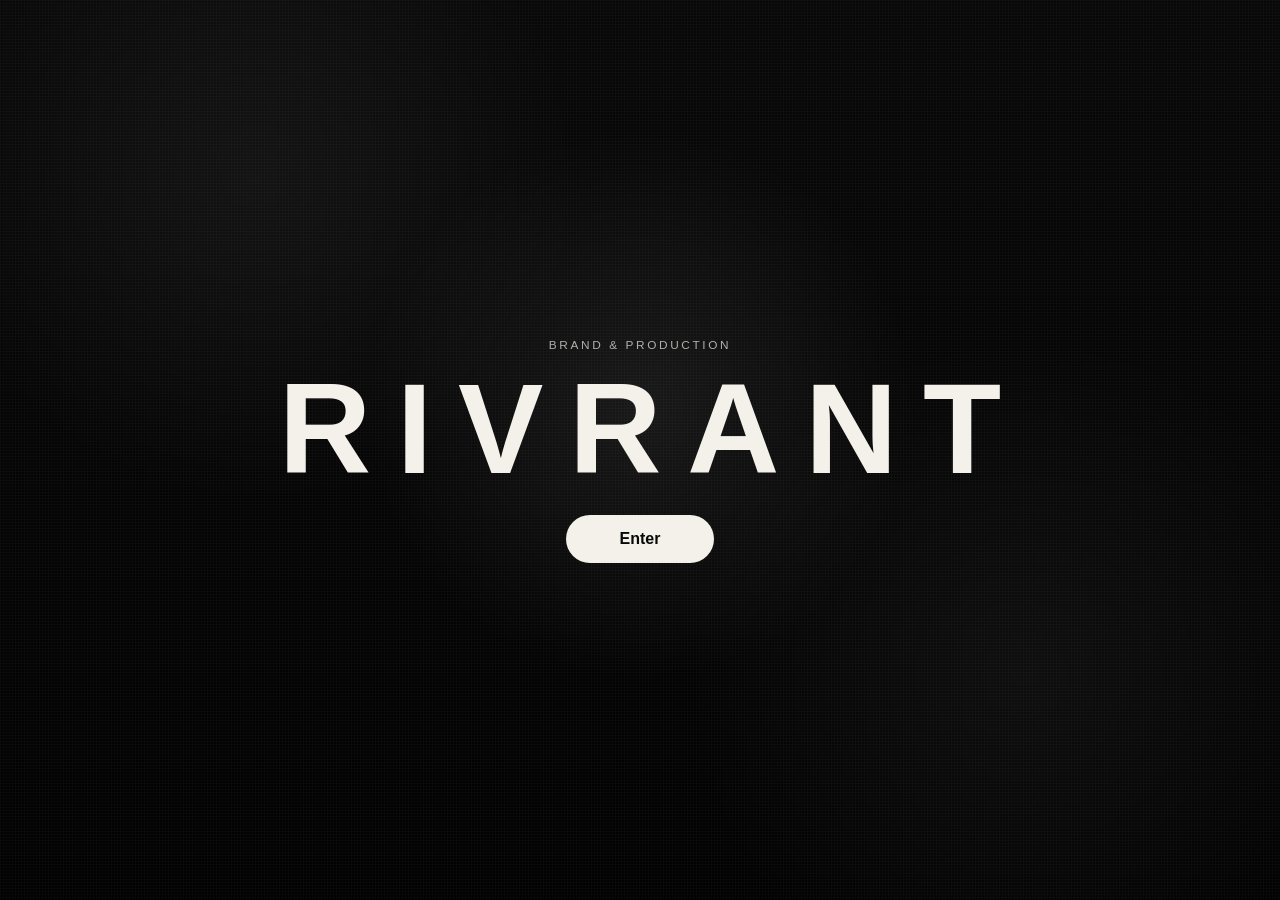
<file: index.html>
<!DOCTYPE html>
<html lang="en">
<head>
  <meta charset="UTF-8">
  <meta name="viewport" content="width=device-width, initial-scale=1.0">
  <title>RIVRANT</title>
  <meta name="description" content="RIVRANT is a creative production studio focused on cinematic visuals, culture-led storytelling, and elevated brand direction.">
  <link rel="stylesheet" href="style.css">
</head>
<body class="intro">
  <div class="page-bg"></div>
  <div class="noise"></div>

  <main class="intro-container">
    <span class="eyebrow">Brand &amp; Production</span>
    <h1>RIVRANT</h1>
    <a href="home.html" class="btn">Enter</a>
  </main>
</body>
</html>
</file>
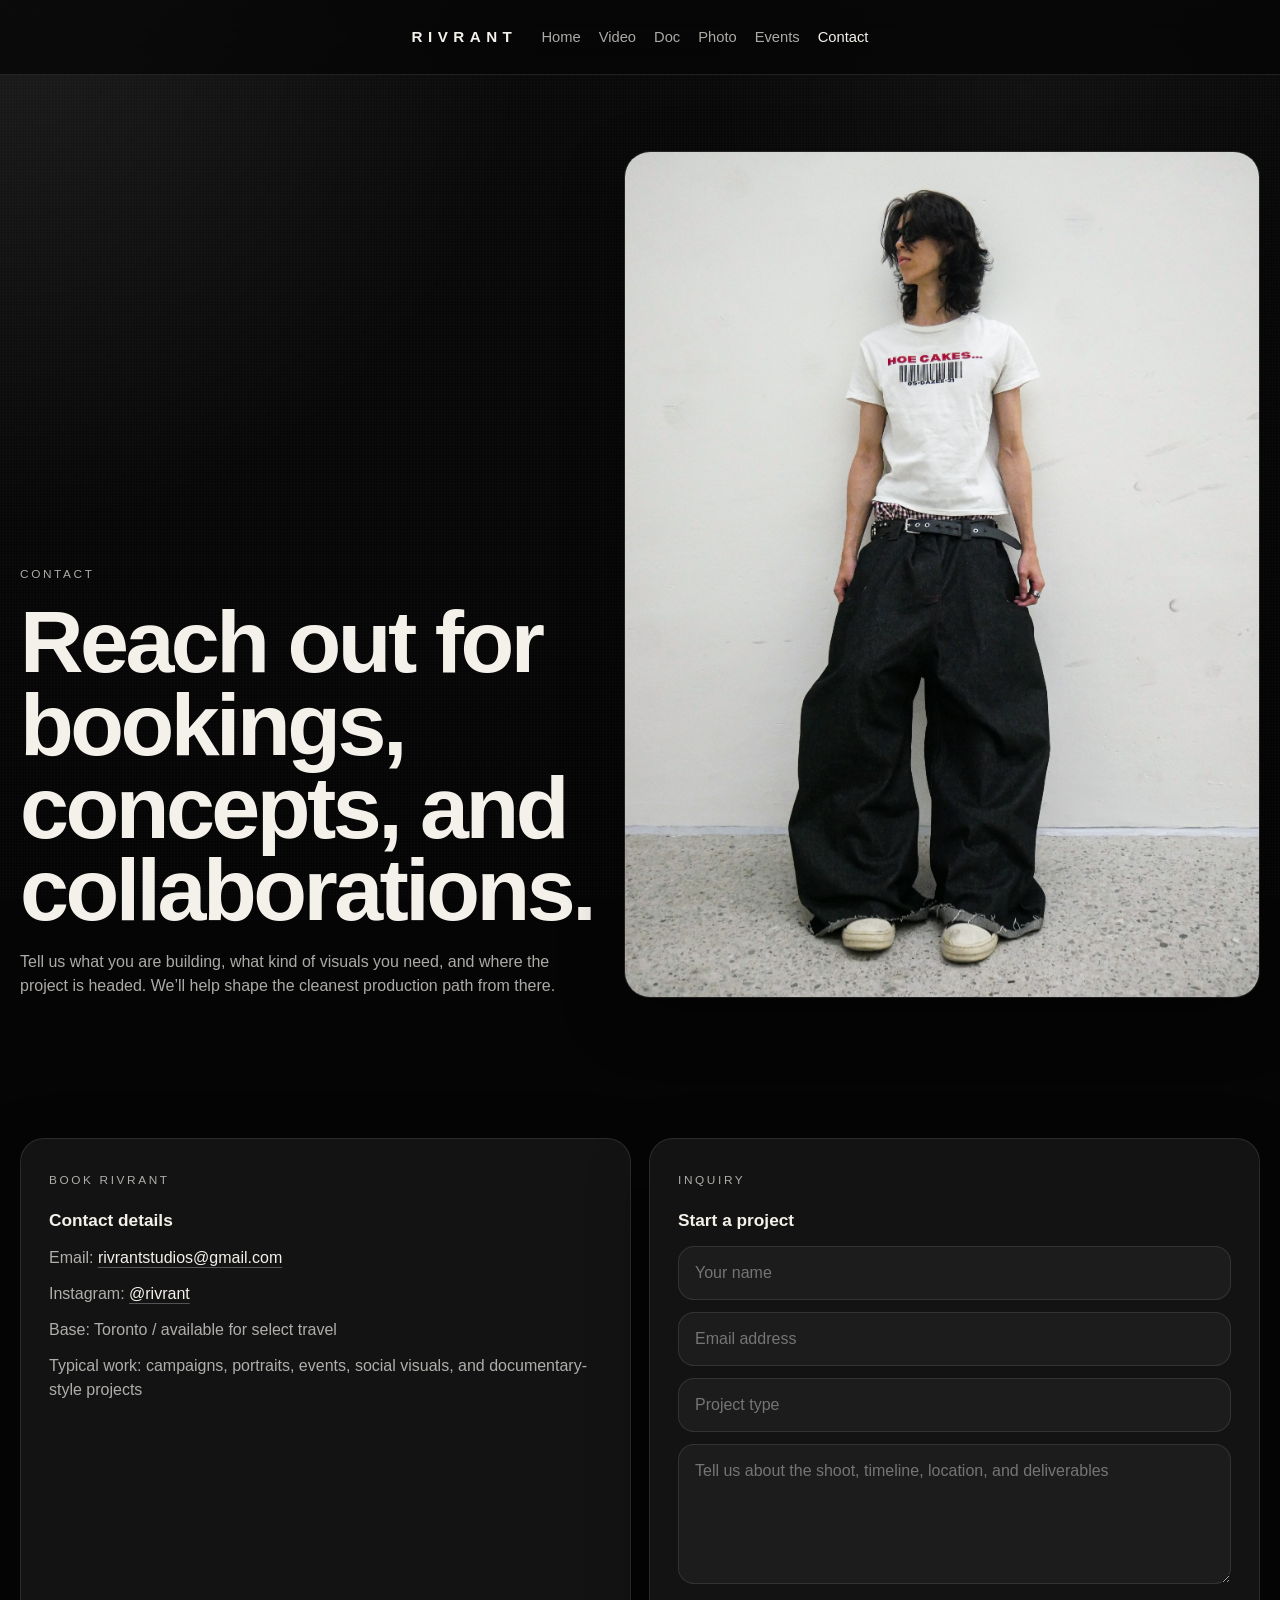
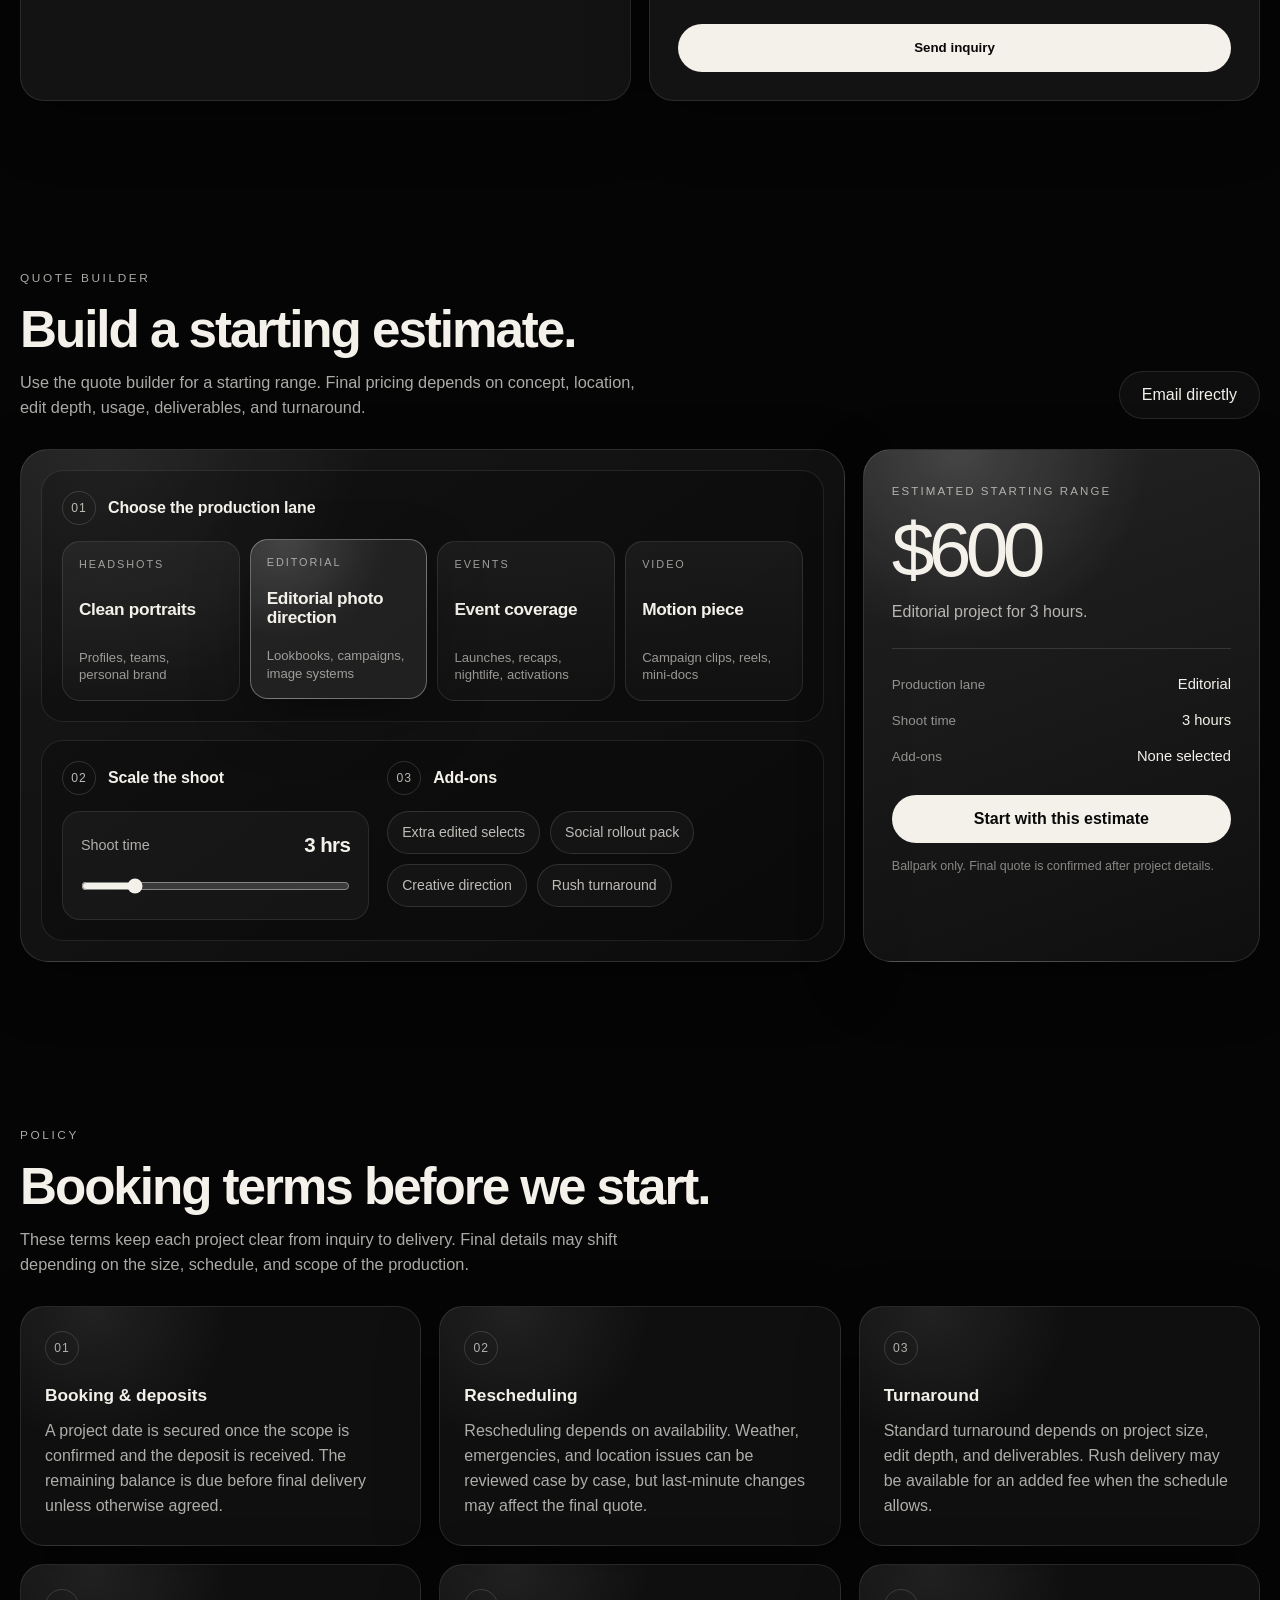
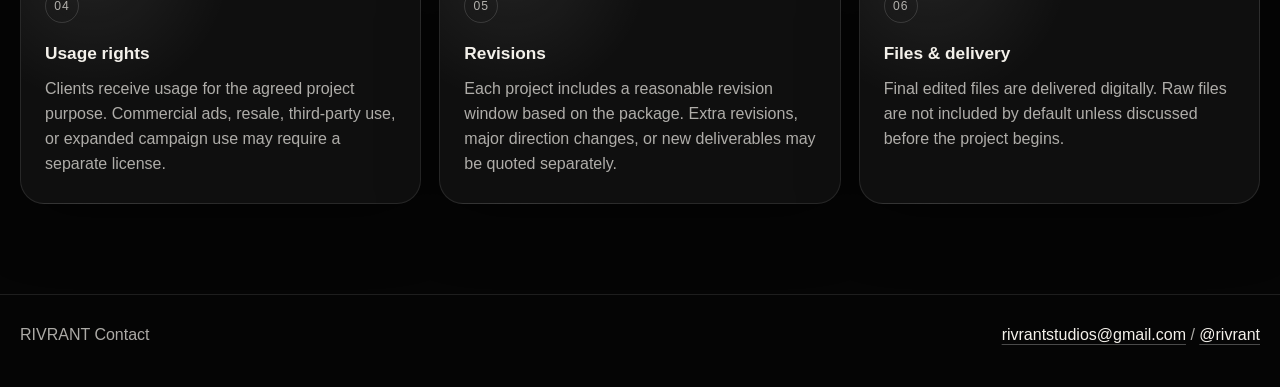
<file: contactus.html>
<!DOCTYPE html>
<html lang="en">
<head>
  <meta charset="UTF-8">
  <meta name="viewport" content="width=device-width, initial-scale=1.0">
  <title>RIVRANT — Contact</title>
  <meta name="description" content="Contact RIVRANT for photo, video, event, documentary, and headshot bookings.">
  <link rel="stylesheet" href="style.css">
</head>
<body>
  <div class="page-bg"></div>
  <div class="noise"></div>

  <nav class="nav">
    <div class="nav-inner">
      <a class="logo" href="home.html">RIVRANT</a>
      <div class="nav-links">
        <a href="home.html">Home</a>
        <a href="video.html">Video</a>
        <a href="doc.html">Doc</a>
        <a href="photo.html">Photo</a>
        <a href="events.html">Events</a>
        <a class="active" href="contactus.html">Contact</a>
      </div>
    </div>
  </nav>

  <main>
    <section class="page-hero">
      <div class="container page-hero-grid">
        <div class="page-hero-copy">
          <span class="eyebrow">Contact</span>
          <h1>Reach out for bookings, concepts, and collaborations.</h1>
          <p>Tell us what you are building, what kind of visuals you need, and where the project is headed. We’ll help shape the cleanest production path from there.</p>
        </div>
        <div class="page-hero-media">
          <img class="cover" src="fit1.JPG" alt="RIVRANT contact portrait">
        </div>
      </div>
    </section>

    <section class="section contact-section">
      <div class="container contact-grid">
        <article class="contact-card contact-details-card">
          <span class="eyebrow">Book RIVRANT</span>
          <h3>Contact details</h3>
          <ul>
            <li>Email: <a href="mailto:rivrantstudios@gmail.com">rivrantstudios@gmail.com</a></li>
            <li>Instagram: <a href="https://www.instagram.com/rivrant/" target="_blank" rel="noopener">@rivrant</a></li>
            <li>Base: Toronto / available for select travel</li>
            <li>Typical work: campaigns, portraits, events, social visuals, and documentary-style projects</li>
          </ul>
        </article>

        <article class="contact-card">
          <span class="eyebrow">Inquiry</span>
          <h3>Start a project</h3>
          <form id="inquiryForm">
            <input id="clientName" type="text" placeholder="Your name">
            <input id="clientEmail" type="email" placeholder="Email address">
            <input id="projectTypeText" type="text" placeholder="Project type">
            <textarea id="projectMessage" placeholder="Tell us about the shoot, timeline, location, and deliverables"></textarea>
            <button class="btn" type="submit">Send inquiry</button>
          </form>
        </article>
      </div>
    </section>

    <section class="section pricing-section">
      <div class="container">
        <div class="pricing-header">
          <div>
            <span class="eyebrow">Quote builder</span>
            <h2 class="section-title">Build a starting estimate.</h2>
            <p class="section-copy">Use the quote builder for a starting range. Final pricing depends on concept, location, edit depth, usage, deliverables, and turnaround.</p>
          </div>
          <a class="btn-secondary pricing-header-link" href="mailto:rivrantstudios@gmail.com">Email directly</a>
        </div>

        <div class="quote-builder">
          <article class="quote-control-panel">
            <div class="quote-block">
              <div class="quote-block-head">
                <span>01</span>
                <h3>Choose the production lane</h3>
              </div>

              <div class="package-grid" role="radiogroup" aria-label="Project package">
                <button class="package-card" type="button" data-package="headshots" data-rate="100" aria-pressed="false">
                  <span class="package-kicker">Headshots</span>
                  <strong>Clean portraits</strong>
                  <small>Profiles, teams, personal brand</small>
                </button>
                <button class="package-card is-active" type="button" data-package="editorial" data-rate="200" aria-pressed="true">
                  <span class="package-kicker">Editorial</span>
                  <strong>Editorial photo direction</strong>
                  <small>Lookbooks, campaigns, image systems</small>
                </button>
                <button class="package-card" type="button" data-package="events" data-rate="300" aria-pressed="false">
                  <span class="package-kicker">Events</span>
                  <strong>Event coverage</strong>
                  <small>Launches, recaps, nightlife, activations</small>
                </button>
                <button class="package-card" type="button" data-package="video" data-rate="400" aria-pressed="false">
                  <span class="package-kicker">Video</span>
                  <strong>Motion piece</strong>
                  <small>Campaign clips, reels, mini-docs</small>
                </button>
              </div>
            </div>

            <div class="quote-block quote-split">
              <div>
                <div class="quote-block-head">
                  <span>02</span>
                  <h3>Scale the shoot</h3>
                </div>

                <div class="slider-card">
                  <div class="slider-meta">
                    <label for="quoteHours">Shoot time</label>
                    <strong><span id="quoteHoursValue">3</span> hrs</strong>
                  </div>
                  <input id="quoteHours" type="range" min="1" max="12" value="3">
                </div>
              </div>

              <div>
                <div class="quote-block-head muted-head">
                  <span>03</span>
                  <h3>Add-ons</h3>
                </div>

                <div class="add-on-grid">
                  <label class="addon-chip">
                    <input type="checkbox" value="100" data-addon="Extra edited selects">
                    <span>Extra edited selects</span>
                  </label>
                  <label class="addon-chip">
                    <input type="checkbox" value="200" data-addon="Social rollout pack">
                    <span>Social rollout pack</span>
                  </label>
                  <label class="addon-chip">
                    <input type="checkbox" value="300" data-addon="Creative direction">
                    <span>Creative direction</span>
                  </label>
                  <label class="addon-chip">
                    <input type="checkbox" value="250" data-addon="Rush turnaround">
                    <span>Rush turnaround</span>
                  </label>
                </div>
              </div>
            </div>
          </article>

          <aside class="quote-summary-card">
            <span class="estimate-label">Estimated starting range</span>
            <div class="estimate-total" id="quoteEstimate">$1,425</div>
            <p id="quoteSummary">Editorial project for 3 hours.</p>

            <div class="estimate-divider"></div>

            <dl class="quote-breakdown">
              <div>
                <dt>Production lane</dt>
                <dd id="quotePackageName">Editorial</dd>
              </div>
              <div>
                <dt>Shoot time</dt>
                <dd><span id="quoteHoursSummary">3</span> hours</dd>
              </div>
              <div>
                <dt>Add-ons</dt>
                <dd id="quoteAddons">None selected</dd>
              </div>
            </dl>

            <a id="quoteEmailLink" class="btn quote-email-btn" href="mailto:rivrantstudios@gmail.com">Start with this estimate</a>
            <small class="estimate-note">Ballpark only. Final quote is confirmed after project details.</small>
          </aside>
        </div>
      </div>
    </section>

    <section class="section policy-section">
      <div class="container">
        <span class="eyebrow">Policy</span>
        <h2 class="section-title">Booking terms before we start.</h2>
        <p class="section-copy">These terms keep each project clear from inquiry to delivery. Final details may shift depending on the size, schedule, and scope of the production.</p>

        <div class="policy-grid">
          <article class="policy-card">
            <span>01</span>
            <h3>Booking & deposits</h3>
            <p>A project date is secured once the scope is confirmed and the deposit is received. The remaining balance is due before final delivery unless otherwise agreed.</p>
          </article>

          <article class="policy-card">
            <span>02</span>
            <h3>Rescheduling</h3>
            <p>Rescheduling depends on availability. Weather, emergencies, and location issues can be reviewed case by case, but last-minute changes may affect the final quote.</p>
          </article>

          <article class="policy-card">
            <span>03</span>
            <h3>Turnaround</h3>
            <p>Standard turnaround depends on project size, edit depth, and deliverables. Rush delivery may be available for an added fee when the schedule allows.</p>
          </article>

          <article class="policy-card">
            <span>04</span>
            <h3>Usage rights</h3>
            <p>Clients receive usage for the agreed project purpose. Commercial ads, resale, third-party use, or expanded campaign use may require a separate license.</p>
          </article>

          <article class="policy-card">
            <span>05</span>
            <h3>Revisions</h3>
            <p>Each project includes a reasonable revision window based on the package. Extra revisions, major direction changes, or new deliverables may be quoted separately.</p>
          </article>

          <article class="policy-card">
            <span>06</span>
            <h3>Files & delivery</h3>
            <p>Final edited files are delivered digitally. Raw files are not included by default unless discussed before the project begins.</p>
          </article>
        </div>
      </div>
    </section>
  </main>

  <footer class="footer">
    <div class="footer-inner">
      <div>RIVRANT Contact</div>
      <div><a href="mailto:rivrantstudios@gmail.com">rivrantstudios@gmail.com</a> / <a href="https://www.instagram.com/rivrant/" target="_blank" rel="noopener">@rivrant</a></div>
    </div>
  </footer>

  <script>
    const packageButtons = Array.from(document.querySelectorAll(".package-card"));
    const quoteHours = document.getElementById("quoteHours");
    const quoteHoursValue = document.getElementById("quoteHoursValue");
    const quoteHoursSummary = document.getElementById("quoteHoursSummary");
    const quoteEstimate = document.getElementById("quoteEstimate");
    const quotePackageName = document.getElementById("quotePackageName");
    const quoteAddons = document.getElementById("quoteAddons");
    const quoteSummary = document.getElementById("quoteSummary");
    const quoteEmailLink = document.getElementById("quoteEmailLink");
    const addonInputs = Array.from(document.querySelectorAll(".addon-chip input"));

    const packageNames = {
      headshots: "Headshots",
      editorial: "Editorial",
      events: "Events",
      video: "Video"
    };

    let selectedPackage = packageButtons.find((button) => button.classList.contains("is-active")) || packageButtons[0];

    function formatMoney(value) {
      return "$" + value.toLocaleString("en-CA");
    }

    function updateQuote() {
      const packageKey = selectedPackage.dataset.package;
      const packageName = packageNames[packageKey];
      const baseRate = Number(selectedPackage.dataset.rate);
      const hours = Number(quoteHours.value);
      const selectedAddons = addonInputs.filter((input) => input.checked);
      const addonTotal = selectedAddons.reduce((sum, input) => sum + Number(input.value), 0);
      const total = Math.round((baseRate * hours + addonTotal) / 25) * 25;
      const addonLabels = selectedAddons.map((input) => input.dataset.addon);

      quoteHoursValue.textContent = hours;
      quoteHoursSummary.textContent = hours;
      quoteEstimate.textContent = formatMoney(total);
      quotePackageName.textContent = packageName;
      quoteAddons.textContent = addonLabels.length ? addonLabels.join(", ") : "None selected";
      quoteSummary.textContent = `${packageName} project for ${hours} hour${hours === 1 ? "" : "s"}${addonLabels.length ? " with " + addonLabels.join(", ").toLowerCase() : ""}.`;

      const subject = encodeURIComponent("RIVRANT estimate inquiry");
      const body = encodeURIComponent(
        `Hi RIVRANT,\n\nI am interested in starting with this estimate:\n\n` +
        `Production lane: ${packageName}\n` +
        `Shoot time: ${hours} hour${hours === 1 ? "" : "s"}\n` +
        `Add-ons: ${addonLabels.length ? addonLabels.join(", ") : "None selected"}\n` +
        `Estimated starting range: ${formatMoney(total)}\n\n` +
        `Project details:`
      );

      quoteEmailLink.href = `mailto:rivrantstudios@gmail.com?subject=${subject}&body=${body}`;
    }

    packageButtons.forEach((button) => {
      button.addEventListener("click", () => {
        packageButtons.forEach((item) => {
          item.classList.remove("is-active");
          item.setAttribute("aria-pressed", "false");
        });
        button.classList.add("is-active");
        button.setAttribute("aria-pressed", "true");
        selectedPackage = button;
        updateQuote();
      });
    });

    [quoteHours, ...addonInputs].forEach((input) => {
      input.addEventListener("input", updateQuote);
      input.addEventListener("change", updateQuote);
    });

    updateQuote();

    const inquiryForm = document.getElementById("inquiryForm");
    inquiryForm.addEventListener("submit", (event) => {
      event.preventDefault();

      const subject = encodeURIComponent("RIVRANT project inquiry");
      const body = encodeURIComponent(
        `Name: ${document.getElementById("clientName").value}\n` +
        `Email: ${document.getElementById("clientEmail").value}\n` +
        `Project type: ${document.getElementById("projectTypeText").value}\n\n` +
        `${document.getElementById("projectMessage").value}`
      );

      window.location.href = `mailto:rivrantstudios@gmail.com?subject=${subject}&body=${body}`;
    });
  </script>
</body>
</html>
</file>
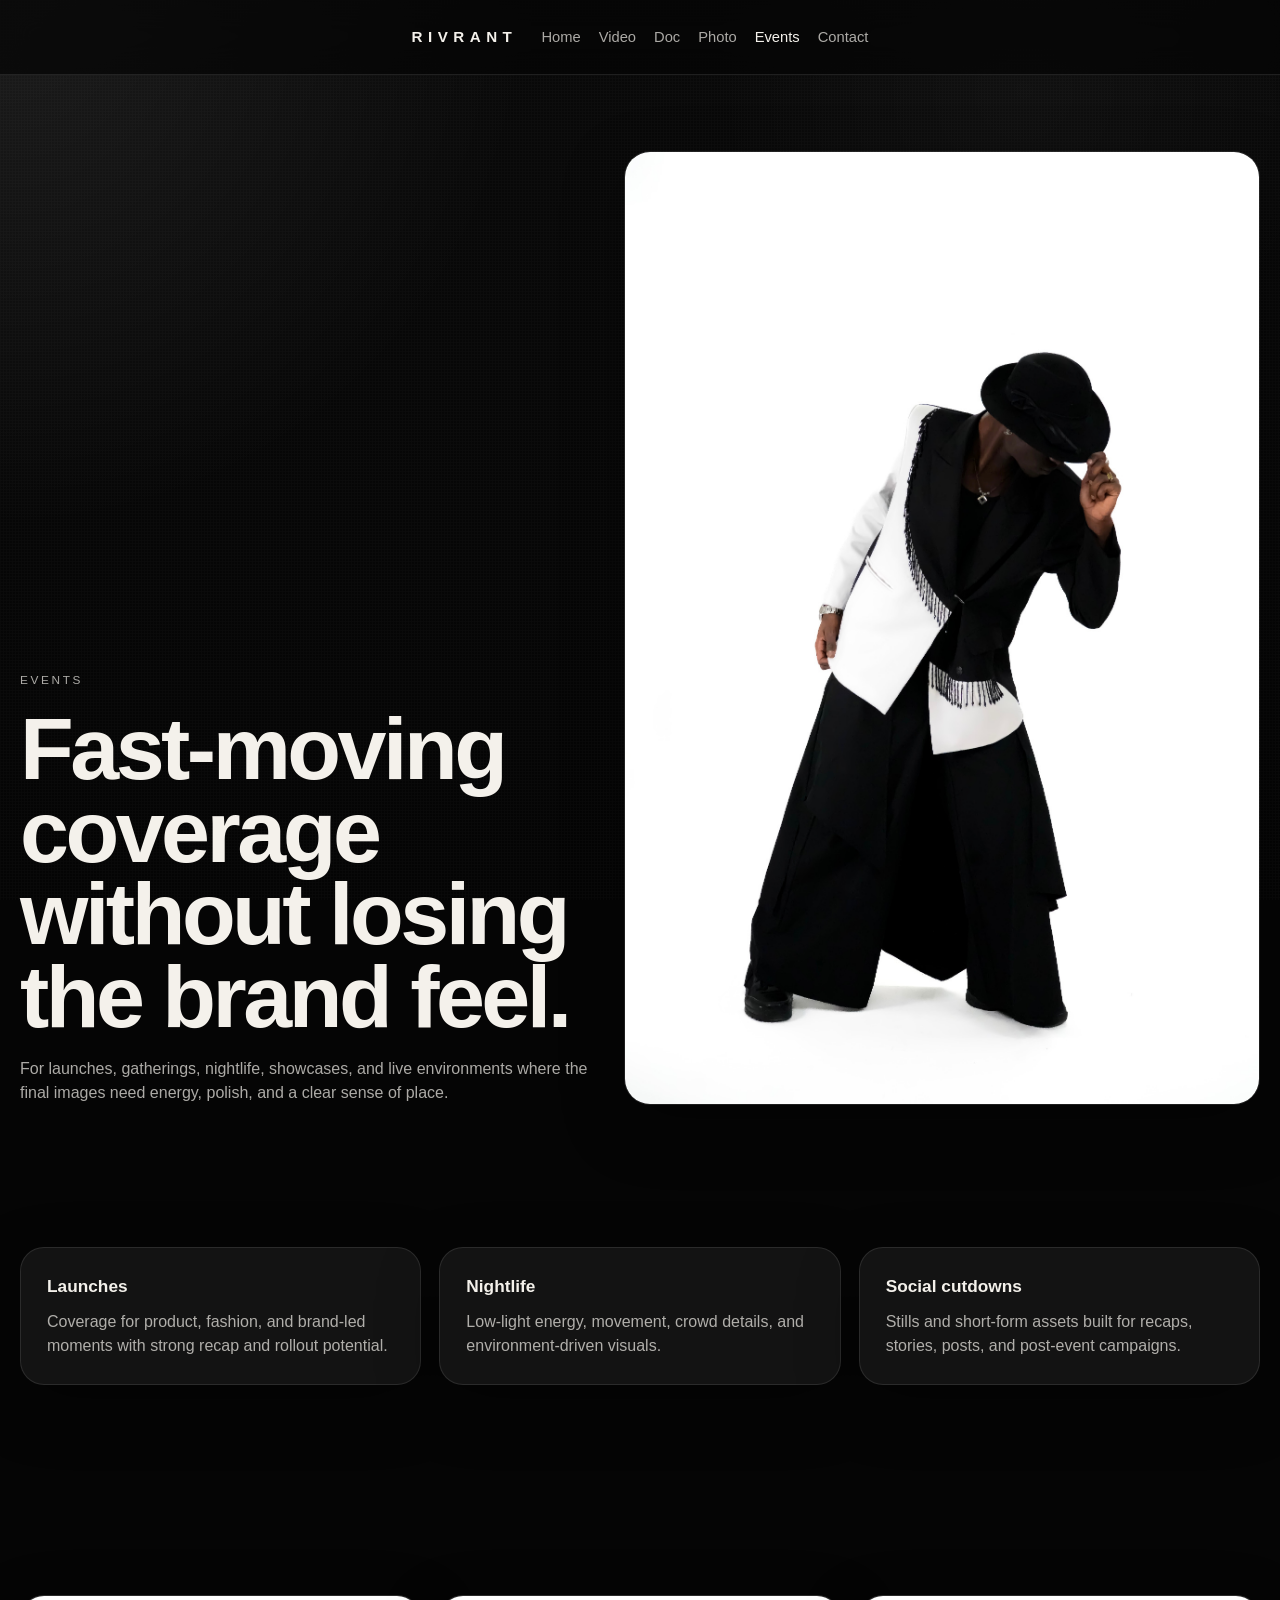
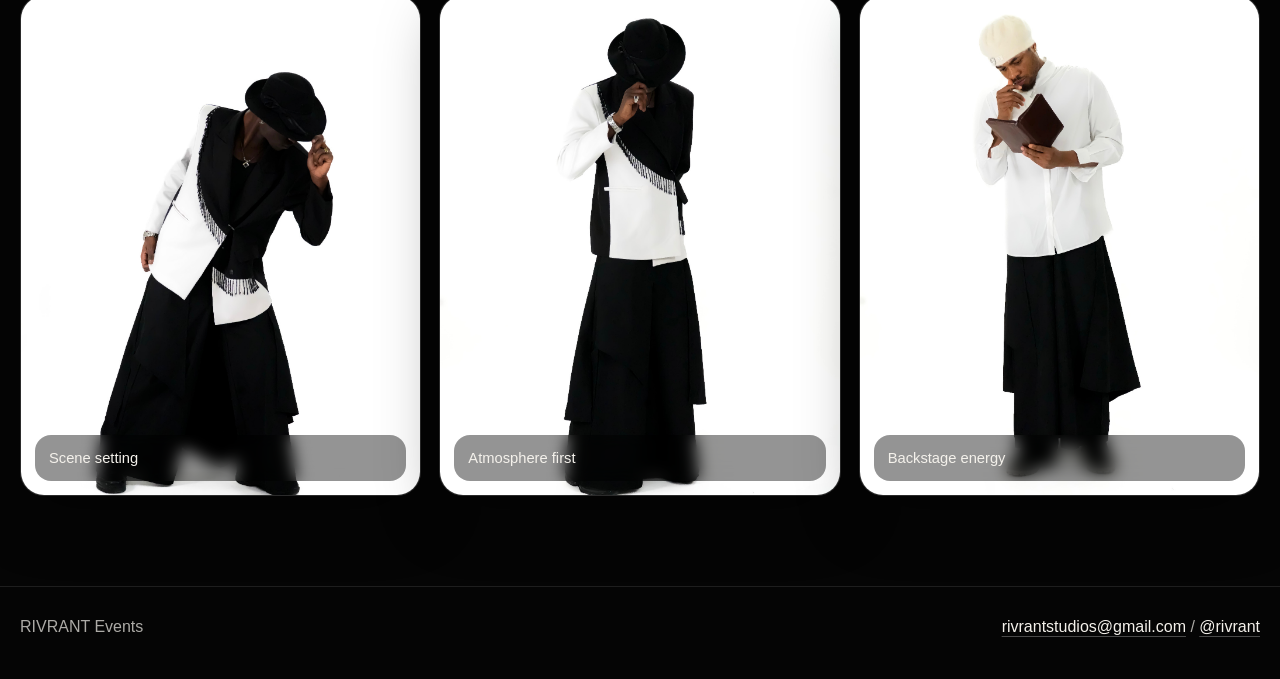
<file: events.html>
<!DOCTYPE html>
<html lang="en">
<head>
  <meta charset="UTF-8">
  <meta name="viewport" content="width=device-width, initial-scale=1.0">
  <title>RIVRANT — Events</title>
  <link rel="stylesheet" href="style.css">
</head>
<body>
  <div class="page-bg"></div>
  <div class="noise"></div>
  <nav class="nav">
    <div class="nav-inner">
      <a class="logo" href="home.html">RIVRANT</a>
      <div class="nav-links">
        <a href="home.html">Home</a>
        <a href="video.html">Video</a>
        <a href="doc.html">Doc</a>
        <a href="photo.html">Photo</a>
        <a class="active" href="events.html">Events</a>
        <a href="contactus.html">Contact</a>
      </div>
    </div>
  </nav>

  <main>
    <section class="page-hero">
      <div class="container page-hero-grid">
        <div class="page-hero-copy">
          <span class="eyebrow">Events</span>
          <h1>Fast-moving coverage without losing the brand feel.</h1>
          <p>For launches, gatherings, nightlife, showcases, and live environments where the final images need energy, polish, and a clear sense of place.</p>
        </div>
        <div class="page-hero-media">
          <img class="cover" src="studio1.JPEG" alt="Event-style coverage">
        </div>
      </div>
    </section>

    <section class="section">
      <div class="container services-grid">
        <article class="service-card"><h3>Launches</h3><p>Coverage for product, fashion, and brand-led moments with strong recap and rollout potential.</p></article>
        <article class="service-card"><h3>Nightlife</h3><p>Low-light energy, movement, crowd details, and environment-driven visuals.</p></article>
        <article class="service-card"><h3>Social cutdowns</h3><p>Stills and short-form assets built for recaps, stories, posts, and post-event campaigns.</p></article>
      </div>
    </section>

    <section class="section">
      <div class="container gallery-grid">
        <article class="gallery-item"><img class="cover" src="studio1.JPEG" alt="Studio crowd mood"><div class="gallery-caption">Scene setting</div></article>
        <article class="gallery-item"><img class="cover" src="studio2.JPEG" alt="Event atmosphere"><div class="gallery-caption">Atmosphere first</div></article>
        <article class="gallery-item"><img class="cover" src="studio3.JPEG" alt="Backstage environment"><div class="gallery-caption">Backstage energy</div></article>
      </div>
    </section>
  </main>

  <footer class="footer"><div class="footer-inner"><div>RIVRANT Events</div><div><a href="mailto:rivrantstudios@gmail.com">rivrantstudios@gmail.com</a> / <a href="https://www.instagram.com/rivrant/" target="_blank" rel="noopener">@rivrant</a></div></div></footer>
</body>
</html>
</file>
<file: style.css>
:root {
  --bg: #050505;
  --bg-soft: #0b0b0b;
  --panel: rgba(255,255,255,0.06);
  --panel-strong: rgba(255,255,255,0.1);
  --text: #f4f1eb;
  --muted: rgba(244,241,235,0.7);
  --line: rgba(255,255,255,0.1);
  --max: 1240px;
  --shadow: 0 20px 60px rgba(0,0,0,0.35);
}

* {
  box-sizing: border-box;
  margin: 0;
  padding: 0;
}

html {
  scroll-behavior: smooth;
}

body {
  font-family: Inter, -apple-system, BlinkMacSystemFont, "Segoe UI", sans-serif;
  background: var(--bg);
  color: var(--text);
  line-height: 1.5;
  overflow-x: hidden;
}

a {
  color: inherit;
  text-decoration: none;
}

img,
video {
  max-width: 100%;
  display: block;
}

.page-bg {
  position: fixed;
  inset: 0;
  z-index: -2;
  background:
    radial-gradient(circle at top left, rgba(255,255,255,0.08), transparent 34%),
    radial-gradient(circle at 80% 10%, rgba(255,255,255,0.03), transparent 24%),
    linear-gradient(180deg, #090909 0%, #040404 100%);
}

.noise {
  position: fixed;
  inset: 0;
  z-index: -1;
  pointer-events: none;
  opacity: 0.025;
  background-image:
    linear-gradient(rgba(255,255,255,0.75) 1px, transparent 1px),
    linear-gradient(90deg, rgba(255,255,255,0.75) 1px, transparent 1px);
  background-size: 3px 3px;
}

.container {
  width: min(var(--max), calc(100% - 40px));
  margin: 0 auto;
}

.section {
  padding: 90px 0;
}

.eyebrow {
  display: inline-block;
  margin-bottom: 18px;
  color: var(--muted);
  text-transform: uppercase;
  letter-spacing: 0.22em;
  font-size: 0.74rem;
}

.section-title {
  font-size: clamp(2rem, 4vw, 4rem);
  line-height: 0.95;
  letter-spacing: -0.04em;
  margin-bottom: 16px;
}

.section-copy {
  max-width: 640px;
  color: var(--muted);
  font-size: 1.02rem;
}

.nav {
  position: sticky;
  top: 0;
  z-index: 50;
  border-bottom: 1px solid var(--line);
  background: rgba(5,5,5,0.72);
  backdrop-filter: blur(16px);
}

.nav-inner {
  width: min(var(--max), calc(100% - 40px));
  margin: 0 auto;
  min-height: 74px;
  display: flex;
  align-items: center;
  justify-content: center;
  gap: 24px;
}

.logo {
  font-size: 0.95rem;
  letter-spacing: 0.36em;
  font-weight: 700;
  flex-shrink: 0;
}

.nav-links {
  display: flex;
  flex-wrap: wrap;
  justify-content: flex-end;
  gap: 18px;
}

.nav-links a {
  color: var(--muted);
  font-size: 0.92rem;
  transition: color 0.25s ease, opacity 0.25s ease, border-color 0.25s ease, background 0.25s ease;
}

.nav-links a:hover,
.nav-links a.active {
  color: var(--text);
}

.intro {
  min-height: 100vh;
  display: grid;
  place-items: center;
  text-align: center;
}

.intro-container {
  min-height: 100vh;
  display: flex;
  justify-content: center;
  align-items: center;
}

.intro h1 {
  font-size: clamp(3.4rem, 12vw, 8rem);
  line-height: 0.9;
  letter-spacing: 0.24em;
  margin-bottom: 14px;
}

.intro p {
  max-width: 560px;
  margin: 0 auto;
  color: var(--muted);
  font-size: 1.02rem;
}

.btn,
.btn-secondary {
  display: inline-flex;
  align-items: center;
  justify-content: center;
  min-height: 48px;
  padding: 0 22px;
  border-radius: 999px;
  border: 1px solid transparent;
  transition: transform 0.25s ease, border-color 0.25s ease, background 0.25s ease;
}

.btn {
  margin-top: 28px;
  background: var(--text);
  color: #090909;
  font-weight: 600;
}

.btn:hover,
.btn-secondary:hover {
  transform: translateY(-2px);
}

.btn-secondary {
  border-color: var(--line);
  color: var(--text);
  background: rgba(255,255,255,0.04);
}

.cta-row {
  display: flex;
  gap: 14px;
  flex-wrap: wrap;
  margin-top: 30px;
}

.cta-row .btn,
.cta-row .btn-secondary {
  margin-top: 0;
}

.hero {
  min-height: calc(100vh - 74px);
  display: grid;
  align-items: end;
  padding: 64px 0 70px;
}

.hero-grid {
  display: grid;
  grid-template-columns: 1.15fr 0.85fr;
  gap: 28px;
  align-items: stretch;
}

.hero-copy {
  display: flex;
  flex-direction: column;
  justify-content: end;
}

.hero-copy h1 {
  font-size: clamp(3rem, 7vw, 6.8rem);
  line-height: 0.92;
  letter-spacing: -0.05em;
  max-width: 820px;
}

.hero-copy p {
  max-width: 620px;
  margin-top: 18px;
  color: var(--muted);
  font-size: 1.06rem;
}

.hero-editorial-split {
  position: relative;
  min-height: calc(100vh - 74px);
  display: flex;
  align-items: center;
  overflow: hidden;
  padding: 0;
}

.hero-backdrop {
  position: absolute;
  inset: 0;
  z-index: 0;
}

.hero-bg-image {
  width: 100%;
  height: 100%;
  object-fit: cover;
  object-position: center center;
  filter: blur(6px) saturate(0.9) brightness(0.55);
  transform: scale(1.06);
}

.hero-editorial-wash {
  position: absolute;
  inset: 0;
  z-index: 1;
  background:
    linear-gradient(90deg, rgba(0,0,0,0.72) 0%, rgba(0,0,0,0.42) 42%, rgba(0,0,0,0.52) 100%),
    linear-gradient(180deg, rgba(0,0,0,0.18) 0%, rgba(0,0,0,0.28) 40%, rgba(0,0,0,0.74) 100%);
}

.hero-editorial-shell {
  position: relative;
  z-index: 2;
  display: grid;
  grid-template-columns: minmax(0, 1fr) 420px;
  gap: 34px;
  align-items: center;
  width: 100%;
  padding: 72px 0;
}

.editorial-copy {
  max-width: 700px;
}

.editorial-copy h1 {
  max-width: 760px;
  font-size: clamp(3.2rem, 7vw, 6.6rem);
  line-height: 0.9;
  letter-spacing: -0.05em;
  text-wrap: balance;
}

.editorial-copy p {
  max-width: 560px;
  margin-top: 18px;
  font-size: 1.04rem;
  color: rgba(244,241,235,0.82);
}

.hero-editorial-panel {
  position: relative;
  height: min(72vh, 760px);
  min-height: 520px;
  border-radius: 28px;
  overflow: hidden;
  border: 1px solid rgba(255,255,255,0.14);
  box-shadow: 0 30px 80px rgba(0,0,0,0.45);
  background: rgba(255,255,255,0.04);
}

.hero-panel-image {
  width: 100%;
  height: 100%;
  object-fit: cover;
  object-position: center top;
}

.hero-panel-badge {
  position: absolute;
  left: 18px;
  bottom: 18px;
  padding: 10px 14px;
  border-radius: 999px;
  background: rgba(0,0,0,0.52);
  border: 1px solid rgba(255,255,255,0.12);
  backdrop-filter: blur(10px);
  font-size: 0.8rem;
  letter-spacing: 0.14em;
  text-transform: uppercase;
}

.hero-card,
.feature-card,
.stat,
.gallery-item,
.contact-card,
.service-card,
.mosaic-card,
.video-card {
  border: 1px solid var(--line);
  background: var(--panel);
  border-radius: 24px;
  overflow: hidden;
  box-shadow: var(--shadow);
}

.hero-card {
  min-height: 540px;
  position: relative;
}

.cover {
  width: 100%;
  height: 100%;
  object-fit: cover;
}

.card-overlay {
  position: absolute;
  inset: auto 0 0 0;
  padding: 22px;
  background: linear-gradient(180deg, transparent, rgba(0,0,0,0.74));
}

.card-overlay h3 {
  font-size: 1.1rem;
  margin-bottom: 6px;
}

.card-overlay p {
  color: rgba(255,255,255,0.76);
  font-size: 0.95rem;
}

.stats-grid,
.services-grid,
.gallery-grid,
.contact-grid,
.mosaic-grid,
.feature-grid {
  display: grid;
  gap: 18px;
}

.stats-grid {
  grid-template-columns: repeat(3, 1fr);
  margin-top: 26px;
}

.stat {
  padding: 22px;
}

.stat strong {
  display: block;
  font-size: 2rem;
  margin-bottom: 6px;
}

.stat span {
  color: var(--muted);
  font-size: 0.95rem;
}

.services-grid {
  grid-template-columns: repeat(3, 1fr);
  margin-top: 32px;
}

.service-card {
  padding: 26px;
}

.service-card h3 {
  margin-bottom: 10px;
  font-size: 1.08rem;
}

.service-card p {
  color: var(--muted);
}

.feature-grid {
  grid-template-columns: 1.2fr 0.8fr;
}

.feature-card {
  min-height: 420px;
  position: relative;
}

.feature-card.copy {
  padding: 34px;
  display: flex;
  flex-direction: column;
  justify-content: space-between;
}

.feature-card.copy p,
.feature-card.copy li {
  color: var(--muted);
}

.feature-card.copy ul {
  padding-left: 18px;
  display: grid;
  gap: 12px;
}

.mosaic-grid {
  grid-template-columns: repeat(12, 1fr);
  margin-top: 28px;
}

.mosaic-card {
  position: relative;
  min-height: 250px;
}

.mosaic-card.tall {
  grid-column: span 4;
  min-height: 540px;
}

.mosaic-card.wide {
  grid-column: span 8;
  min-height: 540px;
}

.mosaic-card.half {
  grid-column: span 6;
  min-height: 380px;
}

.mosaic-card .label {
  position: absolute;
  left: 18px;
  bottom: 18px;
  padding: 10px 14px;
  border-radius: 999px;
  background: rgba(0,0,0,0.5);
  border: 1px solid rgba(255,255,255,0.12);
  backdrop-filter: blur(10px);
  font-size: 0.9rem;
}

.gallery-grid {
  grid-template-columns: repeat(3, 1fr);
  margin-top: 30px;
}

.gallery-item {
  position: relative;
  aspect-ratio: 4 / 5;
}

.gallery-caption {
  position: absolute;
  inset: auto 14px 14px 14px;
  padding: 12px 14px;
  border-radius: 16px;
  background: rgba(0,0,0,0.42);
  backdrop-filter: blur(8px);
  font-size: 0.92rem;
}

.page-hero {
  padding: 76px 0 20px;
}

.page-hero-grid {
  display: grid;
  grid-template-columns: 0.95fr 1.05fr;
  gap: 28px;
  align-items: end;
}

.page-hero-copy h1 {
  font-size: clamp(2.8rem, 7vw, 5.5rem);
  line-height: 0.94;
  letter-spacing: -0.04em;
}

.page-hero-copy p {
  color: var(--muted);
  margin-top: 18px;
  max-width: 580px;
}

.page-hero-media {
  min-height: 520px;
  border-radius: 26px;
  overflow: hidden;
  border: 1px solid var(--line);
  box-shadow: var(--shadow);
}

.contact-grid {
  grid-template-columns: 1fr 1fr;
  margin-top: 30px;
}

.contact-card {
  padding: 28px;
}

.contact-card h3 {
  margin-bottom: 12px;
  font-size: 1.08rem;
}

.contact-card p,
.contact-card li {
  color: var(--muted);
}

.contact-card ul {
  list-style: none;
  display: grid;
  gap: 12px;
}

.contact-card form {
  display: grid;
  gap: 12px;
}

.contact-card input,
.contact-card textarea {
  width: 100%;
  padding: 14px 16px;
  border-radius: 16px;
  border: 1px solid var(--line);
  background: rgba(255,255,255,0.04);
  color: var(--text);
  font: inherit;
}

.contact-card textarea {
  min-height: 140px;
  resize: vertical;
}

.footer {
  border-top: 1px solid var(--line);
  padding: 28px 0 40px;
  color: var(--muted);
}

.footer-inner {
  width: min(var(--max), calc(100% - 40px));
  margin: 0 auto;
  display: flex;
  justify-content: space-between;
  gap: 20px;
  flex-wrap: wrap;
}

video.cover {
  background: #000;
}

.video-grid {
  display: grid;
  gap: 18px;
  margin-top: 28px;
}

.featured-videos {
  grid-template-columns: repeat(2, minmax(0, 1fr));
}

.secondary-videos {
  grid-template-columns: repeat(2, minmax(0, 1fr));
}

.video-frame {
  position: relative;
  background: #000;
}

.square-frame {
  aspect-ratio: 1 / 1;
}

.video-frame video {
  width: 100%;
  height: 100%;
  display: block;
}

.video-meta {
  padding: 20px 20px 22px;
}

.video-meta h3 {
  font-size: 1.08rem;
  margin-bottom: 8px;
}

.video-meta p {
  color: var(--muted);
}

.video-meta.compact p {
  font-size: 0.95rem;
}

.video-tag {
  display: inline-flex;
  align-items: center;
  margin-bottom: 10px;
  padding: 8px 12px;
  border-radius: 999px;
  border: 1px solid var(--line);
  background: rgba(255,255,255,0.05);
  color: var(--text);
  font-size: 0.76rem;
  letter-spacing: 0.14em;
  text-transform: uppercase;
}

@media (hover: hover) and (pointer: fine) {
  .gallery-item,
  .feature-card,
  .video-card,
  .service-card,
  .mosaic-card,
  .hero-card,
  .hero-editorial-panel,
  .contact-card,
  .stat {
    transition: transform 0.28s ease, border-color 0.28s ease, background 0.28s ease;
  }

  .gallery-item:hover,
  .feature-card:hover,
  .video-card:hover,
  .service-card:hover,
  .mosaic-card:hover,
  .hero-card:hover,
  .hero-editorial-panel:hover,
  .contact-card:hover,
  .stat:hover {
    transform: translateY(-4px);
    border-color: rgba(255,255,255,0.18);
  }
}

@media (max-width: 980px) {
  .hero-grid,
  .feature-grid,
  .page-hero-grid,
  .contact-grid,
  .services-grid,
  .gallery-grid,
  .stats-grid,
  .featured-videos,
  .secondary-videos {
    grid-template-columns: 1fr;
  }

  .hero {
    min-height: auto;
    padding: 44px 0 60px;
  }

  .hero-editorial-split {
    min-height: auto;
    align-items: end;
  }

  .hero-editorial-shell {
    grid-template-columns: 1fr;
    gap: 22px;
    padding: 88px 0 48px;
  }

  .hero-editorial-panel {
    width: min(100%, 520px);
    height: 62vh;
    min-height: 420px;
  }

  .hero-card,
  .page-hero-media,
  .feature-card {
    min-height: 420px;
  }

  .mosaic-grid {
    grid-template-columns: 1fr 1fr;
  }

  .mosaic-card.tall,
  .mosaic-card.wide,
  .mosaic-card.half {
    grid-column: span 1;
    min-height: 320px;
  }

  .nav-inner {
    align-items: flex-start;
    padding: 16px 0;
    min-height: auto;
  }
}

@media (max-width: 768px) {
  .container,
  .nav-inner,
  .footer-inner,
  .intro-container {
    width: min(var(--max), calc(100% - 24px));
  }

  .section {
    padding: 48px 0;
  }

  .page-hero {
    padding: 42px 0 12px;
  }

  .hero {
    padding: 28px 0 48px;
    min-height: auto;
  }

  .hero-bg-image {
    filter: blur(4px) saturate(0.9) brightness(0.48);
    transform: scale(1.04);
  }

  .hero-editorial-shell {
    padding: 68px 0 30px;
    gap: 18px;
  }

  .nav-inner {
    display: block;
    padding: 12px 0 10px;
  }

  .logo {
    display: block;
    margin-bottom: 10px;
    font-size: 0.88rem;
    letter-spacing: 0.28em;
  }

  .nav-links {
    display: grid;
    grid-template-columns: repeat(3, minmax(0, 1fr));
    gap: 8px;
    justify-content: stretch;
  }

  .nav-links a {
    display: flex;
    align-items: center;
    justify-content: center;
    min-height: 38px;
    padding: 8px 10px;
    border: 1px solid var(--line);
    border-radius: 999px;
    background: rgba(255,255,255,0.03);
    font-size: 0.8rem;
    text-align: center;
    line-height: 1.2;
  }

  .nav-links a.active {
    background: rgba(255,255,255,0.08);
    border-color: rgba(255,255,255,0.16);
  }

  .intro h1 {
    font-size: clamp(2.8rem, 16vw, 4.8rem);
    letter-spacing: 0.14em;
  }

  .hero-copy h1,
  .page-hero-copy h1,
  .editorial-copy h1 {
    font-size: clamp(2.15rem, 10vw, 3.4rem);
    line-height: 0.96;
    letter-spacing: -0.04em;
  }

  .section-title {
    font-size: clamp(1.85rem, 9vw, 2.7rem);
    line-height: 0.98;
  }

  .hero-copy p,
  .page-hero-copy p,
  .section-copy,
  .intro p,
  .service-card p,
  .video-meta p,
  .feature-card.copy p,
  .feature-card.copy li,
  .contact-card p,
  .contact-card li,
  .stat span,
  .editorial-copy p {
    font-size: 0.96rem;
    line-height: 1.55;
  }

  .editorial-copy {
    max-width: 100%;
  }

  .editorial-copy p {
    max-width: 100%;
  }

  .cta-row {
    display: grid;
    grid-template-columns: 1fr;
    gap: 10px;
    width: 100%;
  }

  .btn,
  .btn-secondary {
    width: 100%;
    min-height: 46px;
    padding: 0 18px;
  }

  .btn {
    margin-top: 22px;
  }

  .cta-row .btn,
  .cta-row .btn-secondary {
    margin-top: 0;
  }

  .hero-editorial-panel {
    width: 100%;
    min-height: 360px;
    height: 54vh;
    border-radius: 20px;
  }

  .hero-card,
  .feature-card,
  .page-hero-media {
    min-height: 300px;
  }

  .hero-card,
  .feature-card,
  .stat,
  .gallery-item,
  .contact-card,
  .service-card,
  .mosaic-card,
  .video-card,
  .page-hero-media {
    border-radius: 18px;
  }

  .service-card,
  .contact-card,
  .feature-card.copy,
  .video-meta,
  .stat {
    padding: 18px;
  }

  .card-overlay {
    padding: 16px;
  }

  .gallery-grid {
    gap: 14px;
    margin-top: 22px;
  }

  .gallery-item {
    aspect-ratio: 4 / 5.25;
  }

  .gallery-caption {
    inset: auto 10px 10px 10px;
    padding: 10px 12px;
    border-radius: 14px;
    font-size: 0.84rem;
  }

  .mosaic-grid {
    grid-template-columns: 1fr;
    gap: 14px;
  }

  .mosaic-card.tall,
  .mosaic-card.wide,
  .mosaic-card.half {
    grid-column: span 1;
    min-height: 260px;
  }

  .mosaic-card .label,
  .video-tag {
    font-size: 0.76rem;
  }

  .stats-grid,
  .services-grid,
  .feature-grid,
  .contact-grid,
  .featured-videos,
  .secondary-videos,
  .page-hero-grid,
  .hero-grid {
    grid-template-columns: 1fr;
    gap: 14px;
  }

  .page-hero-copy,
  .hero-copy {
    gap: 0;
  }

  .video-grid {
    gap: 14px;
    margin-top: 22px;
  }

  .video-meta h3,
  .service-card h3,
  .contact-card h3,
  .card-overlay h3 {
    font-size: 1rem;
  }

  .footer {
    padding: 22px 0 28px;
  }

  .footer-inner {
    font-size: 0.85rem;
    gap: 8px;
    flex-direction: column;
  }
}

@media (max-width: 520px) {
  .nav-links {
    grid-template-columns: repeat(2, minmax(0, 1fr));
  }

  .hero-copy h1,
  .page-hero-copy h1,
  .editorial-copy h1 {
    font-size: clamp(1.95rem, 11vw, 2.8rem);
  }

  .section-title {
    font-size: clamp(1.7rem, 9vw, 2.3rem);
  }

  .hero-editorial-shell {
    padding: 58px 0 24px;
  }

  .hero-editorial-panel {
    min-height: 320px;
    height: 48vh;
  }

  .hero-panel-badge {
    font-size: 0.72rem;
    left: 12px;
    bottom: 12px;
  }

  .page-hero-media,
  .hero-card,
  .feature-card {
    min-height: 260px;
  }

  .square-frame {
    aspect-ratio: 4 / 5;
  }

  .contact-card input,
  .contact-card textarea {
    padding: 13px 14px;
    border-radius: 14px;
  }
}


/* === FINAL CLEANUP: NO PARTICLES + MOBILE CONSISTENCY === */
#particleOrbit {
  display: none !important;
}

html:has(body.intro) {
  width: 100%;
  height: 100%;
  overflow: hidden;
  overscroll-behavior: none;
}

body.intro {
  width: 100%;
  height: 100vh;
  height: 100svh;
  min-height: 100vh;
  min-height: 100svh;
  overflow: hidden;
  position: fixed;
  inset: 0;
  background: #030303;
}

body.intro .page-bg,
body.intro .noise {
  position: fixed;
  inset: 0;
}

body.intro .page-bg {
  z-index: 0;
  background:
    radial-gradient(circle at 50% 45%, rgba(255,255,255,0.08), transparent 34%),
    radial-gradient(circle at 20% 20%, rgba(255,255,255,0.05), transparent 26%),
    radial-gradient(circle at 80% 75%, rgba(255,255,255,0.045), transparent 28%),
    linear-gradient(180deg, #070707 0%, #010101 100%);
}

body.intro .noise {
  z-index: 1;
  opacity: 0.035;
}

body.intro .intro-container {
  position: fixed;
  inset: 0;
  z-index: 5;
  width: 100%;
  height: 100vh;
  height: 100svh;
  min-height: 0;
  margin: 0;
  padding: 24px;
  display: flex;
  flex-direction: column;
  align-items: center;
  justify-content: center;
  text-align: center;
}

body.intro .intro-container h1 {
  width: 100%;
  margin: 0;
  font-size: clamp(3rem, 13vw, 8rem);
  line-height: 0.88;
  letter-spacing: 0.2em;
  text-indent: 0.2em;
}

body.intro .intro-container .btn {
  width: auto;
  min-width: 148px;
  margin: 30px auto 0;
}

.footer a,
.contact-card a {
  color: var(--text);
  text-decoration: underline;
  text-decoration-color: rgba(255,255,255,0.28);
  text-underline-offset: 4px;
}


/* === POLICY SECTION === */
.policy-section {
  padding-top: 70px;
}

.policy-grid {
  display: grid;
  grid-template-columns: repeat(3, minmax(0, 1fr));
  gap: 18px;
  margin-top: 30px;
}

.policy-card {
  min-height: 240px;
  padding: 24px;
  border: 1px solid var(--line);
  border-radius: 24px;
  background:
    radial-gradient(circle at 18% 0%, rgba(255,255,255,0.08), transparent 34%),
    rgba(255,255,255,0.045);
  box-shadow: var(--shadow);
}

.policy-card span {
  display: inline-flex;
  align-items: center;
  justify-content: center;
  width: 34px;
  height: 34px;
  margin-bottom: 18px;
  border-radius: 999px;
  border: 1px solid rgba(255,255,255,0.14);
  color: rgba(244,241,235,0.7);
  font-size: 0.76rem;
  letter-spacing: 0.08em;
}

.policy-card h3 {
  margin-bottom: 10px;
  font-size: 1.08rem;
}

.policy-card p {
  color: var(--muted);
  line-height: 1.55;
}

@media (hover: hover) and (pointer: fine) {
  .policy-card {
    transition: transform 0.28s ease, border-color 0.28s ease, background 0.28s ease;
  }

  .policy-card:hover {
    transform: translateY(-4px);
    border-color: rgba(255,255,255,0.18);
  }
}

@media (max-width: 980px) {
  .policy-grid {
    grid-template-columns: repeat(2, minmax(0, 1fr));
  }
}

@media (max-width: 768px) {
  .policy-section {
    padding-top: 48px;
  }

  .policy-grid {
    grid-template-columns: 1fr;
    gap: 14px;
    margin-top: 22px;
  }

  .policy-card {
    min-height: auto;
    padding: 18px;
    border-radius: 18px;
  }
}

/* === PRICING CALCULATOR === */
/* === PREMIUM QUOTE BUILDER === */
.pricing-section {
  padding-top: 74px;
}

.pricing-header {
  display: flex;
  align-items: end;
  justify-content: space-between;
  gap: 28px;
  margin-bottom: 30px;
}

.pricing-header-link {
  flex: 0 0 auto;
}

.quote-builder {
  display: grid;
  grid-template-columns: minmax(0, 1.35fr) minmax(320px, 0.65fr);
  gap: 18px;
  align-items: stretch;
}

.quote-control-panel,
.quote-summary-card {
  border: 1px solid rgba(255,255,255,0.12);
  border-radius: 28px;
  background:
    radial-gradient(circle at 10% 0%, rgba(255,255,255,0.075), transparent 30%),
    linear-gradient(145deg, rgba(255,255,255,0.075), rgba(255,255,255,0.032));
  box-shadow: var(--shadow);
  overflow: hidden;
}

.quote-control-panel {
  padding: 20px;
  display: grid;
  gap: 18px;
}

.quote-block {
  padding: 20px;
  border: 1px solid rgba(255,255,255,0.09);
  border-radius: 22px;
  background: rgba(0,0,0,0.18);
}

.quote-block-head {
  display: flex;
  align-items: center;
  gap: 12px;
  margin-bottom: 16px;
}

.quote-block-head span {
  display: inline-flex;
  align-items: center;
  justify-content: center;
  width: 34px;
  height: 34px;
  border-radius: 999px;
  border: 1px solid rgba(255,255,255,0.14);
  color: rgba(244,241,235,0.75);
  font-size: 0.76rem;
  letter-spacing: 0.08em;
}

.quote-block-head h3 {
  font-size: 1rem;
  letter-spacing: -0.01em;
}

.package-grid {
  display: grid;
  grid-template-columns: repeat(4, minmax(0, 1fr));
  gap: 10px;
}

.package-card {
  appearance: none;
  text-align: left;
  min-height: 160px;
  padding: 16px;
  border: 1px solid rgba(255,255,255,0.1);
  border-radius: 18px;
  background:
    linear-gradient(180deg, rgba(255,255,255,0.055), rgba(255,255,255,0.022));
  color: var(--text);
  cursor: pointer;
  display: flex;
  flex-direction: column;
  justify-content: space-between;
  gap: 12px;
  transition: transform 0.22s ease, border-color 0.22s ease, background 0.22s ease, box-shadow 0.22s ease;
}

.package-card:hover,
.package-card.is-active {
  transform: translateY(-2px);
  border-color: rgba(255,255,255,0.32);
  background:
    radial-gradient(circle at 20% 0%, rgba(255,255,255,0.14), transparent 48%),
    rgba(255,255,255,0.075);
  box-shadow: 0 20px 54px rgba(0,0,0,0.35);
}

.package-kicker {
  color: rgba(244,241,235,0.62);
  font-size: 0.68rem;
  letter-spacing: 0.18em;
  text-transform: uppercase;
}

.package-card strong {
  display: block;
  font-size: 1.08rem;
  line-height: 1.05;
  letter-spacing: -0.02em;
}

.package-card small {
  display: block;
  color: rgba(244,241,235,0.6);
  font-size: 0.82rem;
  line-height: 1.35;
}

.quote-split {
  display: grid;
  grid-template-columns: 0.85fr 1.15fr;
  gap: 18px;
  align-items: start;
}

.slider-card {
  padding: 18px;
  border-radius: 18px;
  border: 1px solid rgba(255,255,255,0.09);
  background: rgba(255,255,255,0.04);
}

.slider-meta {
  display: flex;
  align-items: center;
  justify-content: space-between;
  gap: 14px;
  margin-bottom: 16px;
}

.slider-meta label {
  color: var(--muted);
  font-size: 0.9rem;
}

.slider-meta strong {
  font-size: 1.28rem;
  letter-spacing: -0.03em;
}

.slider-card input[type="range"] {
  width: 100%;
  accent-color: var(--text);
}

.add-on-grid {
  display: flex;
  flex-wrap: wrap;
  gap: 10px;
}

.addon-chip {
  position: relative;
  cursor: pointer;
}

.addon-chip input {
  position: absolute;
  opacity: 0;
  pointer-events: none;
}

.addon-chip span {
  display: inline-flex;
  min-height: 42px;
  align-items: center;
  justify-content: center;
  padding: 10px 14px;
  border-radius: 999px;
  border: 1px solid rgba(255,255,255,0.12);
  background: rgba(255,255,255,0.035);
  color: rgba(244,241,235,0.76);
  font-size: 0.88rem;
  transition: border-color 0.2s ease, background 0.2s ease, color 0.2s ease, transform 0.2s ease;
}

.addon-chip input:checked + span {
  border-color: rgba(255,255,255,0.36);
  background: var(--text);
  color: #080808;
  transform: translateY(-1px);
}

.quote-summary-card {
  position: sticky;
  top: 96px;
  align-self: start;
  padding: 28px;
  min-height: 100%;
  background:
    radial-gradient(circle at 24% 0%, rgba(255,255,255,0.16), transparent 32%),
    linear-gradient(160deg, rgba(255,255,255,0.12), rgba(255,255,255,0.045));
}

.estimate-label {
  color: rgba(244,241,235,0.66);
  font-size: 0.72rem;
  text-transform: uppercase;
  letter-spacing: 0.18em;
}

.estimate-total {
  margin-top: 14px;
  font-size: clamp(3rem, 6vw, 5.6rem);
  line-height: 0.88;
  letter-spacing: -0.075em;
}

.quote-summary-card p {
  color: rgba(244,241,235,0.72);
  margin-top: 16px;
}

.estimate-divider {
  height: 1px;
  margin: 24px 0;
  background: rgba(255,255,255,0.12);
}

.quote-breakdown {
  display: grid;
  gap: 14px;
}

.quote-breakdown div {
  display: flex;
  align-items: baseline;
  justify-content: space-between;
  gap: 18px;
}

.quote-breakdown dt {
  color: rgba(244,241,235,0.56);
  font-size: 0.84rem;
}

.quote-breakdown dd {
  color: var(--text);
  font-size: 0.92rem;
  text-align: right;
  max-width: 58%;
}

.quote-email-btn {
  width: 100%;
  margin-top: 28px;
}

.estimate-note {
  display: block;
  margin-top: 14px;
  color: rgba(244,241,235,0.52);
  font-size: 0.78rem;
  line-height: 1.45;
}

.headshot-section {
  padding-top: 0;
}

/* === LIVE INSTAGRAM FEED SECTION === */
.instagram-section {
  padding-top: 70px;
}

.instagram-head {
  display: flex;
  justify-content: space-between;
  align-items: end;
  gap: 24px;
  margin-bottom: 28px;
}

.instagram-cta {
  flex: 0 0 auto;
}

.instagram-widget-shell {
  min-height: 360px;
  border: 1px solid var(--line);
  border-radius: 26px;
  background:
    radial-gradient(circle at 18% 12%, rgba(255,255,255,0.08), transparent 28%),
    rgba(255,255,255,0.045);
  box-shadow: var(--shadow);
  overflow: hidden;
  padding: 18px;
}

.instagram-widget-shell iframe,
.instagram-widget-shell .elfsight-app,
.instagram-widget-shell [class*="elfsight-app"] {
  width: 100%;
  max-width: 100%;
  border: 0;
}

.instagram-widget-placeholder {
  min-height: 324px;
  display: flex;
  flex-direction: column;
  align-items: center;
  justify-content: center;
  text-align: center;
  padding: 34px;
  border: 1px dashed rgba(255,255,255,0.2);
  border-radius: 20px;
  background: rgba(0,0,0,0.2);
}

.instagram-widget-placeholder h3 {
  max-width: 520px;
  font-size: clamp(1.4rem, 3vw, 2.4rem);
  line-height: 1;
  letter-spacing: -0.04em;
  margin-bottom: 12px;
}

.instagram-widget-placeholder p {
  max-width: 520px;
  color: var(--muted);
}

@media (max-width: 768px) {
  .nav-inner {
    width: 100%;
    display: flex;
    flex-direction: column;
    align-items: flex-start;
    gap: 10px;
    padding: 10px 12px 8px;
    min-height: auto;
  }

  .logo {
    margin-bottom: 0;
    font-size: 0.82rem;
    letter-spacing: 0.24em;
  }

  .nav-links {
    width: 100%;
    display: flex;
    flex-wrap: nowrap;
    justify-content: flex-start;
    gap: 8px;
    overflow-x: auto;
    padding: 0 0 4px;
    scrollbar-width: none;
    -webkit-overflow-scrolling: touch;
  }

  .nav-links::-webkit-scrollbar {
    display: none;
  }

  .nav-links a {
    flex: 0 0 auto;
    display: inline-flex;
    align-items: center;
    justify-content: center;
    width: auto;
    min-height: 32px;
    padding: 7px 12px;
    border: 1px solid var(--line);
    border-radius: 999px;
    background: rgba(255,255,255,0.035);
    font-size: 0.75rem;
    line-height: 1;
    white-space: nowrap;
  }

  .nav-links a.active {
    background: rgba(255,255,255,0.09);
    border-color: rgba(255,255,255,0.18);
  }

  body.intro .intro-container {
    padding: 22px;
  }

  body.intro .intro-container h1 {
    font-size: clamp(2.9rem, 16vw, 4.9rem);
    letter-spacing: 0.13em;
    text-indent: 0.13em;
  }

  body.intro .intro-container .btn {
    width: auto;
    min-width: 142px;
    padding: 0 24px;
  }

  .instagram-section {
    padding-top: 48px;
  }

  .instagram-head {
    display: grid;
    gap: 18px;
    margin-bottom: 22px;
  }

  .instagram-cta {
    width: fit-content;
  }

  .instagram-widget-shell {
    min-height: 300px;
    border-radius: 18px;
    padding: 12px;
  }

  .instagram-widget-placeholder {
    min-height: 276px;
    padding: 24px 18px;
    border-radius: 16px;
  }
}

@media (max-width: 520px) {
  .nav-links {
    display: flex;
    grid-template-columns: none;
  }
}


@media (max-width: 1100px) {
  .package-grid {
    grid-template-columns: repeat(2, minmax(0, 1fr));
  }

  .quote-builder,
  .quote-split {
    grid-template-columns: 1fr;
  }

  .quote-summary-card {
    position: relative;
    top: auto;
  }
}

@media (max-width: 768px) {
  .pricing-header {
    display: grid;
    gap: 18px;
  }

  .pricing-header-link {
    width: fit-content;
  }

  .quote-control-panel,
  .quote-summary-card {
    border-radius: 20px;
  }

  .quote-control-panel,
  .quote-block,
  .quote-summary-card {
    padding: 16px;
  }

  .package-grid {
    grid-template-columns: 1fr;
  }

  .package-card {
    min-height: 124px;
  }

  .estimate-total {
    font-size: clamp(2.8rem, 16vw, 4.4rem);
  }

  .quote-breakdown div {
    display: grid;
    gap: 4px;
  }

  .quote-breakdown dd {
    max-width: 100%;
    text-align: left;
  }
}
</file>
